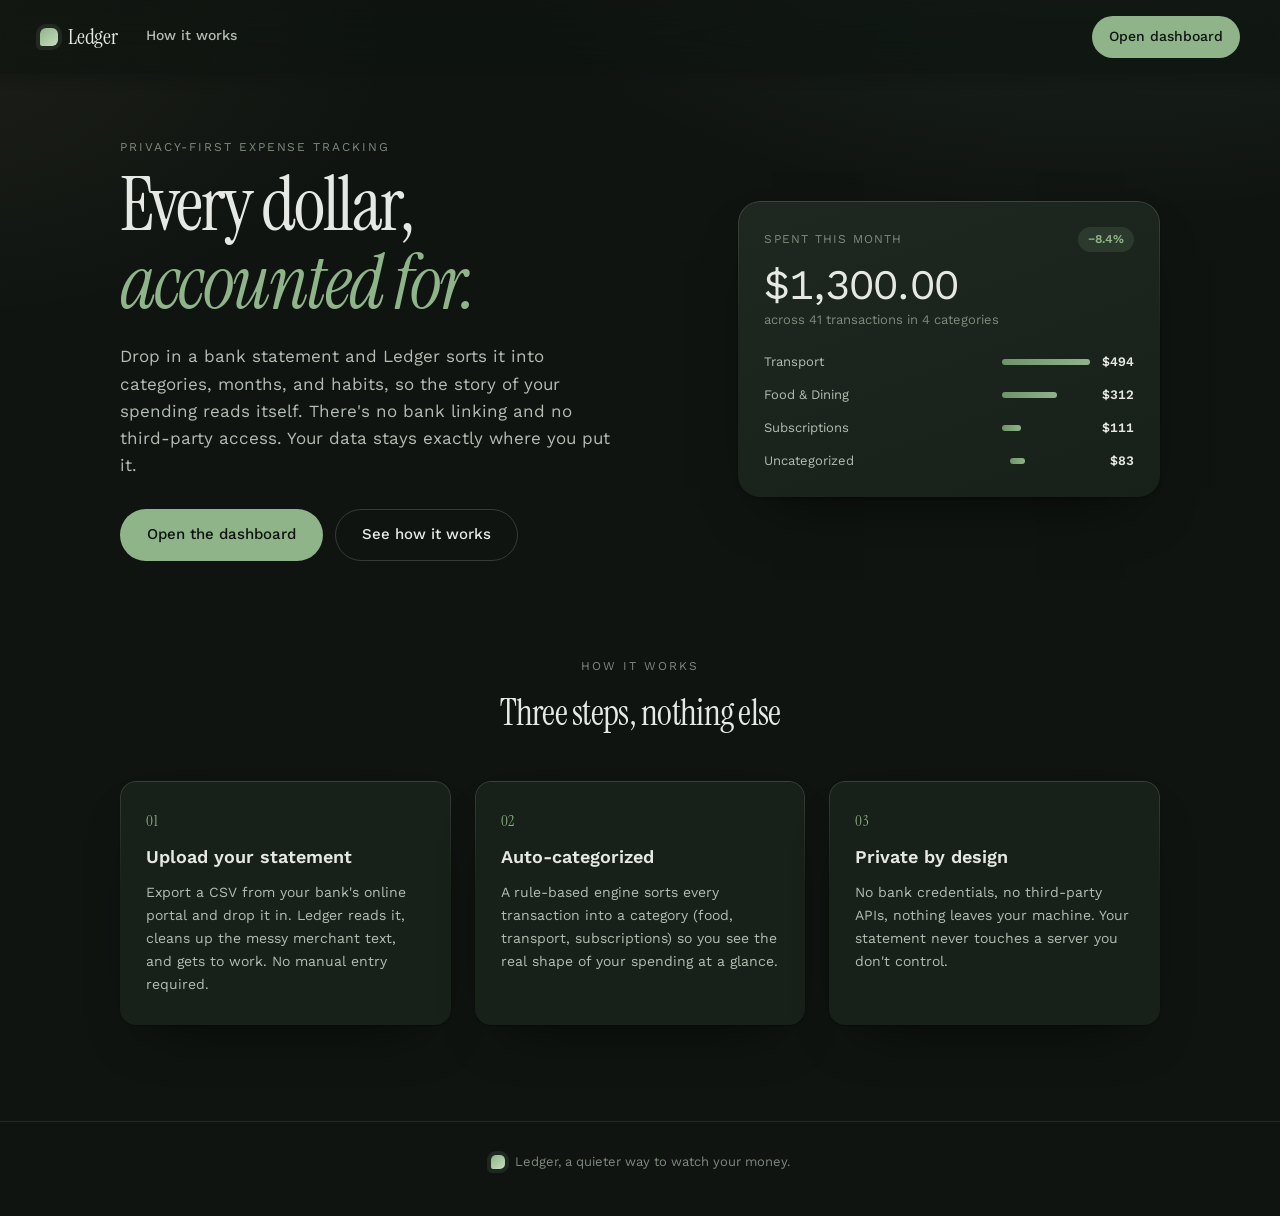
<file: src/main/resources/static/index.html>
<!DOCTYPE html>
<html lang="en">
<head>
    <meta charset="UTF-8">
    <meta name="viewport" content="width=device-width, initial-scale=1">
    <title>Ledger | Expense Tracker</title>
    <meta name="description" content="A calm, clear expense tracker. Upload a statement, watch your spending organise itself into categories and months. No bank linking, nothing leaves your machine.">
    <link rel="preconnect" href="https://fonts.googleapis.com">
    <link rel="preconnect" href="https://fonts.gstatic.com" crossorigin>
    <link href="https://fonts.googleapis.com/css2?family=Instrument+Serif:ital@0;1&family=Work+Sans:wght@400;500;600&display=swap" rel="stylesheet">
    <link rel="stylesheet" href="style.css">
</head>
<body>

<header class="topbar">
    <a class="brand" href="index.html">
        <span class="brand-mark"></span>
        <span class="brand-name">Ledger</span>
    </a>
    <nav class="nav">
        <a href="#features">How it works</a>
    </nav>
    <div class="topbar-actions">
        <a class="btn btn-solid" href="dashboard.html">Open dashboard</a>
    </div>
</header>

<main>
    <section class="hero" id="overview">
        <div class="hero-copy">
            <p class="eyebrow">Privacy-first expense tracking</p>
            <h1>Every dollar,<br><em>accounted for.</em></h1>
            <p class="lede">
                Drop in a bank statement and Ledger sorts it into categories, months, and habits,
                so the story of your spending reads itself. There's no bank linking and no
                third-party access. Your data stays exactly where you put it.
            </p>
            <div class="hero-actions">
                <a class="btn btn-solid btn-lg" href="index.html">Open the dashboard</a>
                <a class="btn btn-line btn-lg" href="#features">See how it works</a>
            </div>
        </div>

        <aside class="hero-panel">
            <div class="panel-head">
                <span class="label">Spent this month</span>
                <span class="tag tag-down">−8.4%</span>
            </div>
            <p class="figure">$1,300.00</p>
            <p class="figure-sub">across 41 transactions in 4 categories</p>
            <ul class="mini-bars">
                <li><span>Transport</span><i style="--w:100%"></i><b>$494</b></li>
                <li><span>Food &amp; Dining</span><i style="--w:63%"></i><b>$312</b></li>
                <li><span>Subscriptions</span><i style="--w:22%"></i><b>$111</b></li>
                <li><span>Uncategorized</span><i style="--w:17%"></i><b>$83</b></li>
            </ul>
        </aside>
    </section>

    <section class="features" id="features">
        <p class="eyebrow" style="text-align:center;">How it works</p>
        <h2 class="section-title">Three steps, nothing else</h2>

        <div class="feature-grid">
            <article class="card feature-card">
                <span class="feature-num">01</span>
                <h3>Upload your statement</h3>
                <p>Export a CSV from your bank's online portal and drop it in. Ledger reads it, cleans up the messy merchant text, and gets to work. No manual entry required.</p>
            </article>
            <article class="card feature-card">
                <span class="feature-num">02</span>
                <h3>Auto-categorized</h3>
                <p>A rule-based engine sorts every transaction into a category (food, transport, subscriptions) so you see the real shape of your spending at a glance.</p>
            </article>
            <article class="card feature-card">
                <span class="feature-num">03</span>
                <h3>Private by design</h3>
                <p>No bank credentials, no third-party APIs, nothing leaves your machine. Your statement never touches a server you don't control.</p>
            </article>
        </div>
    </section>
</main>

<footer class="footer">
    <span class="brand-mark small"></span>
    <p>Ledger, a quieter way to watch your money.</p>
</footer>

</body>
</html>
</file>
<file: src/main/resources/static/style.css>
:root {
    --bg: #0F1411;
    --surface: #18201A;
    --surface-2: #1E2720;
    --line: rgba(230, 233, 227, .10);
    --line-strong: rgba(230, 233, 227, .18);
    --ink: #E6E9E3;
    --ink-2: #B4BDB2;
    --muted: #7E8A7C;
    --olive: #8FB489;
    --olive-deep: #6E9469;
    --olive-soft: rgba(143, 180, 137, .14);
    --clay: #D08A63;
    --sand: #D9B370;
    --sky: #7FA7C0;
    --radius: 16px;
    --shadow: 0 1px 2px rgba(0, 0, 0, .3), 0 26px 60px -34px rgba(0, 0, 0, .9);
    --shadow-hover: 0 4px 8px rgba(0, 0, 0, .35), 0 32px 64px -30px rgba(0, 0, 0, .95);
    --ease: cubic-bezier(.2, .8, .2, 1);
}

* { box-sizing: border-box; }

html { scroll-behavior: smooth; }

body {
    margin: 0;
    font-family: 'Work Sans', -apple-system, BlinkMacSystemFont, sans-serif;
    font-size: 16px;
    line-height: 1.55;
    color: var(--ink);
    background:
            radial-gradient(1000px 520px at 86% -14%, rgba(143, 180, 137, .12), transparent 65%),
            radial-gradient(760px 460px at -6% 4%, rgba(217, 179, 112, .07), transparent 62%),
            var(--bg);
    background-attachment: fixed;
    -webkit-font-smoothing: antialiased;
}

h1, h2, h3, .value, .brand-name {
    font-family: 'Instrument Serif', Georgia, serif;
    font-weight: 400;
}

/* ---------- Top bar ---------- */
.topbar {
    position: sticky;
    top: 0;
    z-index: 20;
    display: flex;
    align-items: center;
    gap: 28px;
    padding: 16px 40px;
    background: rgba(15, 20, 17, .62);
    backdrop-filter: blur(20px) saturate(160%);
    -webkit-backdrop-filter: blur(20px) saturate(160%);
}

.topbar::after {
    content: '';
    position: absolute;
    left: 0;
    right: 0;
    bottom: -16px;
    height: 16px;
    background: linear-gradient(180deg, rgba(15, 20, 17, .45), transparent);
    pointer-events: none;
}

.brand {
    display: flex;
    align-items: center;
    gap: 10px;
    text-decoration: none;
    color: var(--ink);
}

.brand-mark {
    width: 18px;
    height: 18px;
    border-radius: 6px 6px 6px 2px;
    background: linear-gradient(140deg, var(--olive), #C7DDC0);
    box-shadow: 0 0 0 4px rgba(143, 180, 137, .12);
}

.brand-mark.small { width: 14px; height: 14px; border-radius: 5px 5px 5px 2px; }

.brand-name { font-size: 22px; letter-spacing: -0.01em; }

.nav { display: flex; gap: 22px; margin-right: auto; }

.nav a {
    color: var(--ink-2);
    text-decoration: none;
    font-size: 14px;
    font-weight: 500;
    padding-bottom: 2px;
    border-bottom: 1px solid transparent;
    transition: color .18s var(--ease), border-color .18s var(--ease);
}

.nav a:hover { color: var(--ink); border-color: var(--olive); }

.topbar-actions { display: flex; gap: 10px; }

/* ---------- Buttons & fields ---------- */
.btn {
    font: inherit;
    font-size: 14px;
    font-weight: 500;
    padding: 9px 16px;
    border-radius: 999px;
    border: 1px solid transparent;
    cursor: pointer;
    text-decoration: none;
    display: inline-flex;
    align-items: center;
    transition: transform .15s var(--ease), background .2s ease, border-color .2s ease, color .2s ease, opacity .2s ease;
}

.btn:active { transform: scale(0.96); }

.btn:disabled { opacity: .5; cursor: default; }

.btn-solid { background: var(--olive); color: #0F1411; }
.btn-solid:hover { background: #A6C79F; }

.btn-line { background: transparent; border-color: var(--line-strong); color: var(--ink); }
.btn-line:hover { background: var(--surface-2); border-color: var(--olive); }

.btn-quiet { background: transparent; color: var(--ink-2); border-color: var(--line); }
.btn-quiet:hover { background: var(--surface-2); color: var(--ink); }

.btn-lg { padding: 13px 26px; font-size: 15px; }

.field {
    font: inherit;
    font-size: 14px;
    padding: 9px 13px;
    border-radius: 10px;
    border: 1px solid var(--line);
    background: var(--bg);
    color: var(--ink);
    outline: none;
    min-width: 170px;
    transition: border-color .18s var(--ease), box-shadow .18s var(--ease);
}

.field::placeholder { color: var(--muted); }

.field:focus {
    border-color: var(--olive);
    box-shadow: 0 0 0 3px rgba(143, 180, 137, .14);
}

/* ---------- Layout ---------- */
main {
    max-width: 1120px;
    margin: 0 auto;
    padding: 40px 40px 88px;
    display: flex;
    flex-direction: column;
    gap: 32px;
}

.eyebrow {
    margin: 0 0 10px;
    font-size: 12px;
    letter-spacing: .16em;
    text-transform: uppercase;
    color: var(--muted);
}

/* ---------- Landing hero ---------- */
.hero {
    display: grid;
    grid-template-columns: 1.15fr .85fr;
    gap: 48px;
    align-items: center;
    padding: 24px 0 44px;
}

.hero h1 {
    margin: 0;
    font-size: clamp(46px, 6.2vw, 76px);
    line-height: 1.02;
    letter-spacing: -0.03em;
}

.hero h1 em { font-style: italic; color: var(--olive); }

.lede {
    margin: 22px 0 30px;
    max-width: 46ch;
    font-size: 17px;
    line-height: 1.6;
    color: var(--ink-2);
}

.hero-actions { display: flex; gap: 12px; flex-wrap: wrap; }

.hero-panel {
    position: relative;
    background: linear-gradient(160deg, var(--surface-2), var(--surface));
    border-radius: 22px;
    padding: 26px;
    box-shadow: var(--shadow);
    isolation: isolate;
}

.panel-head {
    display: flex;
    align-items: center;
    justify-content: space-between;
    gap: 12px;
}

.label {
    margin: 0;
    font-size: 12px;
    letter-spacing: .1em;
    text-transform: uppercase;
    color: var(--muted);
}

.tag {
    font-size: 12px;
    font-weight: 600;
    padding: 3px 10px;
    border-radius: 999px;
}

.tag-down { background: var(--olive-soft); color: var(--olive); }

.figure {
    margin: 12px 0 4px;
    font-size: 42px;
    line-height: 1;
    letter-spacing: -0.02em;
    font-variant-numeric: tabular-nums;
}

.figure-sub { margin: 0 0 22px; font-size: 13px; color: var(--muted); }

.mini-bars { list-style: none; margin: 0; padding: 0; display: grid; gap: 13px; }

.mini-bars li {
    display: grid;
    grid-template-columns: 1fr 88px auto;
    align-items: center;
    gap: 12px;
    font-size: 13px;
    color: var(--ink-2);
}

.mini-bars i {
    height: 6px;
    border-radius: 999px;
    background: linear-gradient(90deg, var(--olive-deep), var(--olive));
    width: var(--w);
    display: block;
}

.mini-bars b { font-weight: 600; font-variant-numeric: tabular-nums; color: var(--ink); }

/* ---------- Landing features ---------- */
.features { padding: 20px 0 8px; text-align: center; }

.section-title {
    margin: 8px 0 40px;
    font-size: clamp(28px, 3.5vw, 36px);
    letter-spacing: -0.02em;
}

.feature-grid {
    display: grid;
    grid-template-columns: repeat(auto-fit, minmax(240px, 1fr));
    gap: 24px;
    text-align: left;
}

.feature-num {
    display: inline-block;
    font-family: 'Instrument Serif', Georgia, serif;
    font-size: 15px;
    color: var(--olive);
    letter-spacing: .04em;
    margin-bottom: 10px;
}

.feature-card h3 {
    margin: 0 0 10px;
    font-family: 'Work Sans', sans-serif;
    font-size: 18px;
    font-weight: 600;
    color: var(--ink);
}

.feature-card p {
    margin: 0;
    font-size: 14px;
    line-height: 1.65;
    color: var(--ink-2);
}

/* ---------- Dashboard page head ---------- */
.page-head { padding: 8px 0 4px; }

.page-head-top {
    display: flex;
    align-items: flex-start;
    justify-content: space-between;
    gap: 20px;
    flex-wrap: wrap;
}

.page-title {
    margin: 0 0 10px;
    font-size: clamp(30px, 3.5vw, 40px);
    letter-spacing: -0.02em;
    line-height: 1.05;
}

.page-sub {
    margin: 0;
    max-width: 52ch;
    font-size: 15px;
    color: var(--ink-2);
    line-height: 1.6;
}

.live-badge {
    display: inline-flex;
    align-items: center;
    gap: 7px;
    padding: 6px 12px;
    border-radius: 999px;
    border: 1px solid var(--line-strong);
    background: var(--surface-2);
    font-size: 12px;
    font-weight: 500;
    color: var(--ink-2);
    letter-spacing: .02em;
    margin-top: 6px;
    flex-shrink: 0;
}

.live-badge i {
    width: 6px;
    height: 6px;
    border-radius: 50%;
    background: var(--olive);
    display: block;
    animation: pulseDot 2s infinite;
}

@keyframes pulseDot {
    0% { box-shadow: 0 0 0 0 rgba(143, 180, 137, .55); }
    70% { box-shadow: 0 0 0 6px rgba(143, 180, 137, 0); }
    100% { box-shadow: 0 0 0 0 rgba(143, 180, 137, 0); }
}

/* ---------- Stats ---------- */
.stats {
    display: grid;
    grid-template-columns: 1.3fr repeat(3, 1fr);
    gap: 1px;
    background: var(--line);
    border: 1px solid var(--line);
    border-radius: var(--radius);
    overflow: hidden;
}

.stat {
    position: relative;
    background: var(--surface);
    padding: 22px 24px;
    margin: 0;
    transition: background .2s ease;
}

.stat:hover { background: var(--surface-2); }

.stat:first-child {
    background: linear-gradient(160deg, var(--surface-2), var(--surface));
}

.stat .value {
    margin: 8px 0 4px;
    font-size: 30px;
    line-height: 1.1;
    letter-spacing: -0.015em;
    font-variant-numeric: tabular-nums;
}

.stat:first-child .value {
    font-size: 40px;
    letter-spacing: -0.02em;
}

.stat .sub { margin: 0; font-size: 13px; color: var(--muted); }

/* ---------- Cards (dashboard cards + feature cards share this) ---------- */
.grid {
    display: grid;
    grid-template-columns: repeat(auto-fit, minmax(340px, 1fr));
    gap: 24px;
}

.card, .hero-panel, .stat {
    position: relative;
}

.card::before, .hero-panel::before, .stat::before {
    content: '';
    position: absolute;
    inset: 0;
    border-radius: inherit;
    padding: 1px;
    background: linear-gradient(180deg, rgba(230, 233, 227, .16), rgba(230, 233, 227, 0) 45%);
    -webkit-mask: linear-gradient(#fff 0 0) content-box, linear-gradient(#fff 0 0);
    -webkit-mask-composite: xor;
    mask-composite: exclude;
    pointer-events: none;
}

.card {
    background: var(--surface);
    border-radius: var(--radius);
    padding: 26px;
    box-shadow: var(--shadow);
    transition: transform .25s var(--ease), box-shadow .25s var(--ease);
    isolation: isolate;
}

.card:hover {
    transform: translateY(-2px);
    box-shadow: var(--shadow-hover);
}

.feature-card { padding: 28px 26px; }

.card-head {
    display: flex;
    align-items: baseline;
    justify-content: space-between;
    gap: 14px;
    flex-wrap: wrap;
    margin-bottom: 22px;
}

.card h2 { margin: 0; font-size: 22px; letter-spacing: -0.01em; }

.hint { font-size: 12px; color: var(--muted); letter-spacing: .04em; }

.filters { display: flex; gap: 10px; flex-wrap: wrap; }

.chart-wrap {
    position: relative;
    height: 240px;
}

/* ---------- Table ---------- */
.wide { padding-bottom: 12px; }

.table-wrap { overflow-x: auto; }

.tx { width: 100%; border-collapse: collapse; font-size: 14px; }

.tx th {
    text-align: left;
    font-size: 11px;
    font-weight: 600;
    letter-spacing: .1em;
    text-transform: uppercase;
    color: var(--muted);
    padding: 0 14px 12px;
    border-bottom: 1px solid var(--line);
    white-space: nowrap;
}

.tx td {
    padding: 15px 14px;
    border-bottom: 1px solid rgba(230, 233, 227, .06);
    color: var(--ink-2);
}

.tx tbody tr:last-child td { border-bottom: none; }
.tx tbody tr { transition: background .15s ease; }
.tx tbody tr:hover td { background: rgba(230, 233, 227, .035); }

.tx .date { white-space: nowrap; color: var(--muted); font-variant-numeric: tabular-nums; }
.tx .desc { color: var(--ink); font-weight: 500; }

.tx .num {
    text-align: right;
    font-weight: 600;
    font-variant-numeric: tabular-nums;
    white-space: nowrap;
    color: var(--ink);
}

.pill {
    display: inline-block;
    padding: 4px 11px;
    border-radius: 999px;
    font-size: 12px;
    font-weight: 500;
    white-space: nowrap;
    background: rgba(230, 233, 227, .07);
    color: var(--ink-2);
}

.pill.food { background: var(--olive-soft); color: var(--olive); }
.pill.transport { background: rgba(127, 167, 192, .14); color: var(--sky); }
.pill.subs { background: rgba(217, 179, 112, .14); color: var(--sand); }
.pill.grocery { background: rgba(110, 148, 105, .16); color: #9CC496; }
.pill.rent { background: rgba(208, 138, 99, .14); color: var(--clay); }
.pill.none { background: rgba(230, 233, 227, .06); color: var(--muted); }

/* ---------- Dialog (Add expense) ---------- */
dialog {
    background: var(--surface);
    color: var(--ink);
    border: 1px solid var(--line-strong);
    border-radius: var(--radius);
    padding: 26px;
    max-width: 400px;
    width: 90%;
    box-shadow: var(--shadow);
}
dialog::backdrop { background: rgba(0,0,0,.5); backdrop-filter: blur(4px); }
dialog h2 { margin: 0 0 18px; font-size: 20px; }
dialog form { display: flex; flex-direction: column; gap: 14px; }
dialog label { display: flex; flex-direction: column; gap: 6px; font-size: 13px; color: var(--ink-2); }
dialog input, dialog select {
    font: inherit; padding: 9px 12px; border-radius: 10px;
    border: 1px solid var(--line); background: var(--bg); color: var(--ink);
}
.dialog-actions { display: flex; justify-content: flex-end; gap: 10px; margin-top: 8px; }

/* ---------- Footer ---------- */
.footer {
    display: flex;
    align-items: center;
    justify-content: center;
    gap: 10px;
    padding: 30px 40px 44px;
    border-top: 1px solid var(--line);
    color: var(--muted);
    font-size: 13px;
}

.footer p { margin: 0; }

/* ---------- Entrance ---------- */
@keyframes cardIn {
    from { opacity: 0; transform: translateY(12px); }
    to { opacity: 1; transform: translateY(0); }
}

.stats .stat, .grid .card, .feature-grid .card, #activity {
    animation: cardIn .5s var(--ease) both;
}

.stats .stat:nth-child(1) { animation-delay: .02s; }
.stats .stat:nth-child(2) { animation-delay: .08s; }
.stats .stat:nth-child(3) { animation-delay: .14s; }
.stats .stat:nth-child(4) { animation-delay: .2s; }
.grid .card:nth-child(1), .feature-grid .card:nth-child(1) { animation-delay: .1s; }
.grid .card:nth-child(2), .feature-grid .card:nth-child(2) { animation-delay: .16s; }
.feature-grid .card:nth-child(3) { animation-delay: .22s; }
#activity { animation-delay: .22s; }

/* ---------- Reduced motion ---------- */
@media (prefers-reduced-motion: reduce) {
    .card, .stat, .btn, .tx tbody tr, .nav a, .field, .live-badge i {
        transition-duration: .01ms !important;
        animation-duration: .01ms !important;
    }
    .card:hover, .btn:active {
        transform: none !important;
    }
}

/* ---------- Reduced transparency ---------- */
@media (prefers-reduced-transparency: reduce) {
    .topbar {
        background: var(--bg);
        backdrop-filter: none;
        -webkit-backdrop-filter: none;
        border-bottom: 1px solid var(--line);
    }
    .topbar::after { display: none; }
}

/* ---------- Responsive ---------- */
@media (max-width: 900px) {
    .hero { grid-template-columns: 1fr; gap: 34px; }
    .nav { display: none; }
    .stats { grid-template-columns: repeat(auto-fit, minmax(160px, 1fr)); }
    .stat:first-child .value { font-size: 32px; }
}

@media (max-width: 640px) {
    .topbar { padding: 14px 20px; gap: 14px; }
    main { padding: 28px 20px 64px; }
    .field { min-width: 0; flex: 1; }
    .filters { width: 100%; }
    .page-head-top { flex-direction: column; align-items: flex-start; gap: 12px; }
}
</file>
